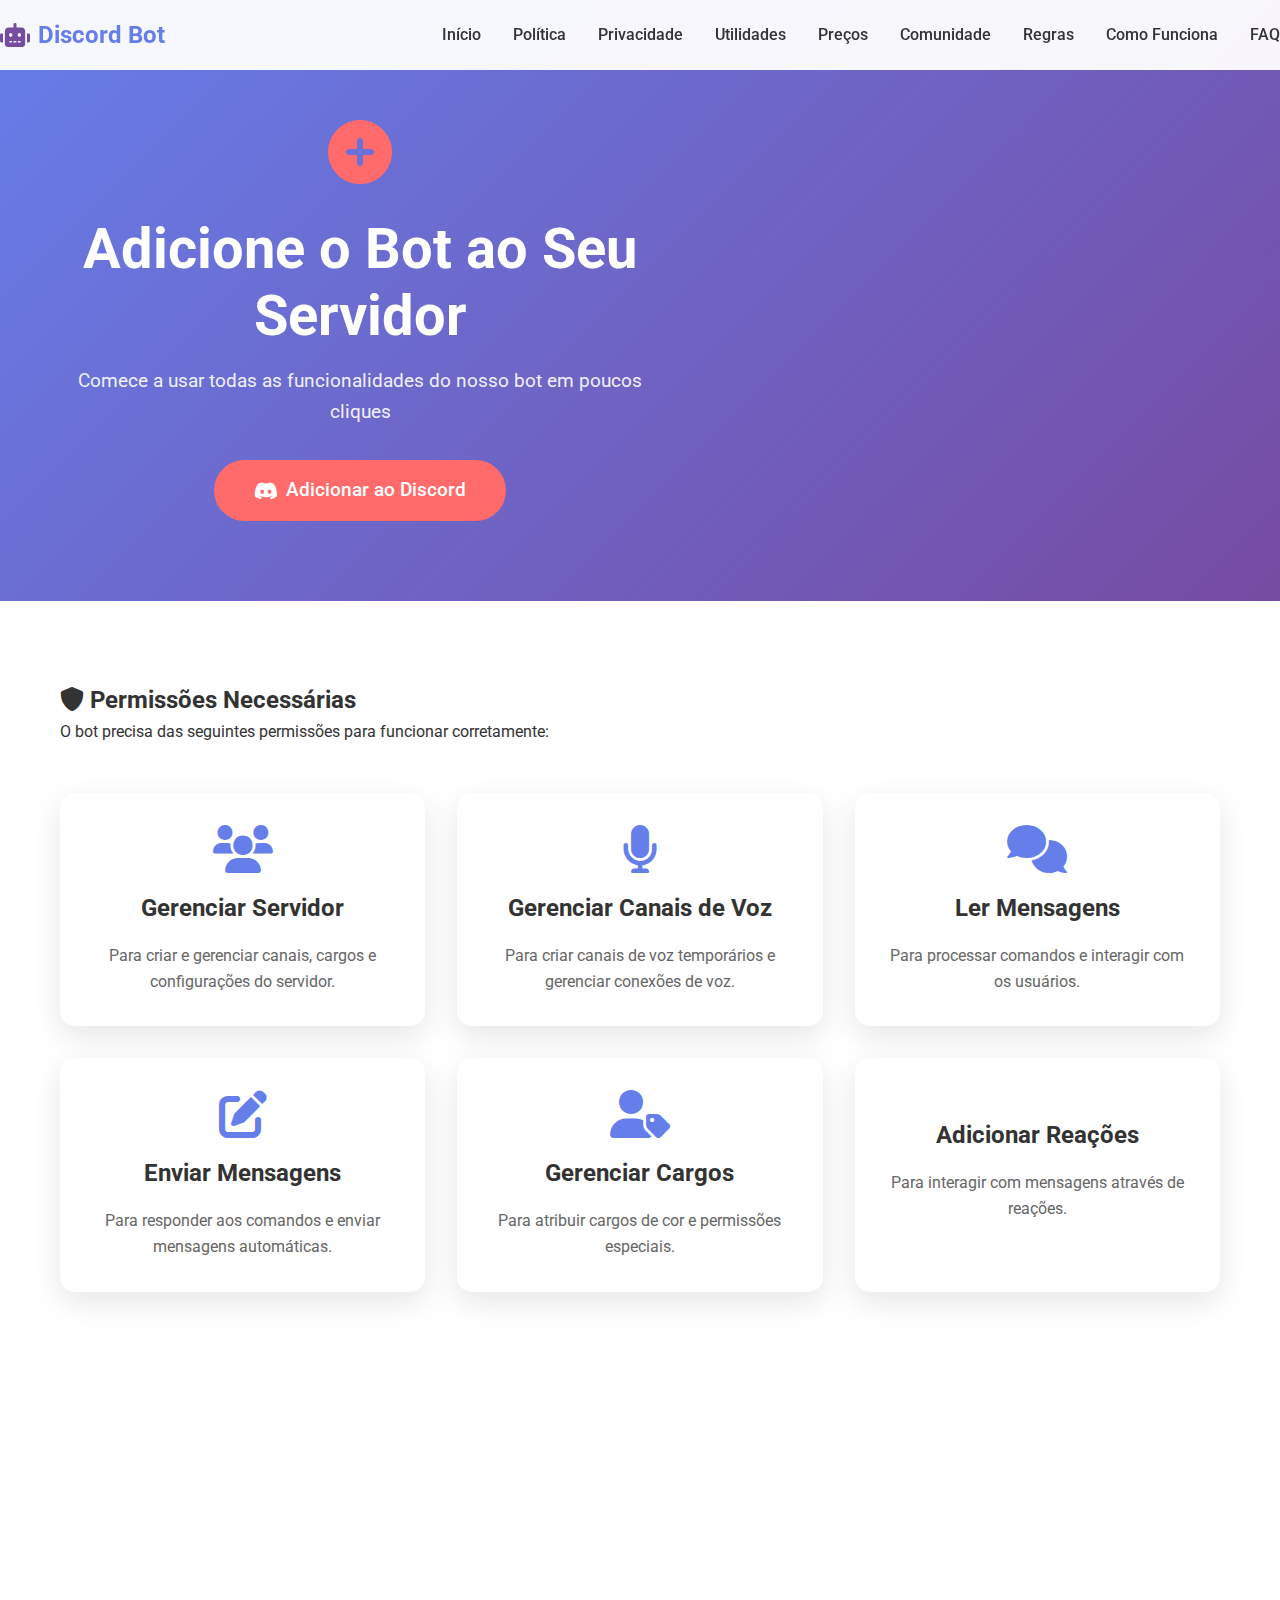
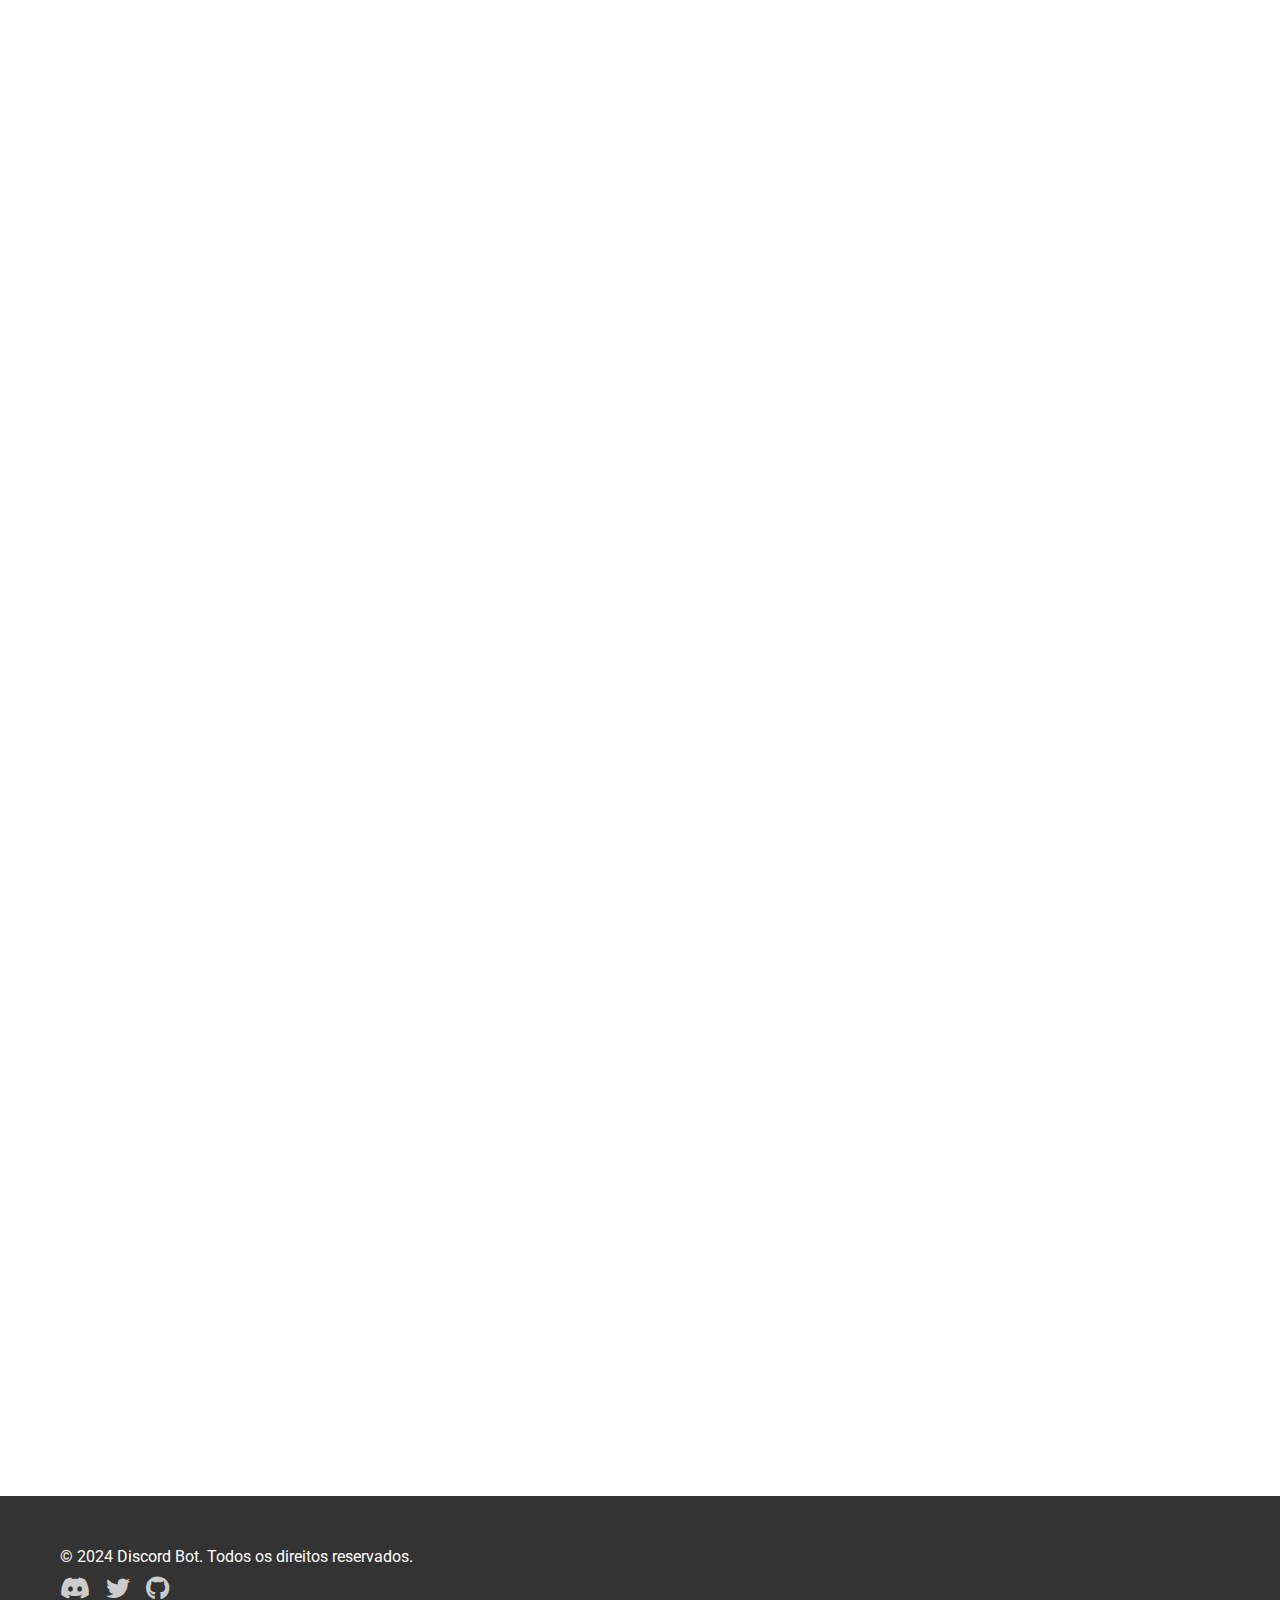
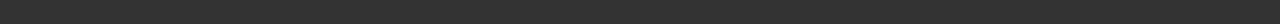
<file: invite.html>
<!DOCTYPE html>
<html lang="pt-BR">
<head>
    <meta charset="UTF-8">
    <meta name="viewport" content="width=device-width, initial-scale=1.0">
    <title>Adicionar Bot - Discord Bot</title>
    <link rel="stylesheet" href="style.css">
    <link href="https://cdnjs.cloudflare.com/ajax/libs/font-awesome/6.0.0/css/all.min.css" rel="stylesheet">
    <link href="https://fonts.googleapis.com/css2?family=Roboto:wght@300;400;500;700&display=swap" rel="stylesheet">
</head>
<body>
    <header>
        <nav class="nav-container">
            <div class="logo">
                <i class="fas fa-robot"></i>
                Discord Bot
            </div>
            <ul class="nav-menu">
                <li><a href="index.html">Início</a></li>
                <li><a href="index.html#politica">Política</a></li>
                <li><a href="index.html#privacidade">Privacidade</a></li>
                <li><a href="index.html#utilidades">Utilidades</a></li>
                <li><a href="index.html#precos">Preços</a></li>
                <li><a href="index.html#comunidade">Comunidade</a></li>
                <li><a href="index.html#regras">Regras</a></li>
                <li><a href="index.html#como-funciona">Como Funciona</a></li>
                <li><a href="index.html#faq">FAQ</a></li>
            </ul>
            <div class="hamburger">
                <span></span>
                <span></span>
                <span></span>
            </div>
        </nav>
    </header>

    <section id="invite-hero" style="background: linear-gradient(135deg, #667eea 0%, #764ba2 100%); color: white; padding: 120px 0 80px; text-align: center;">
        <div class="container">
            <div class="hero-content">
                <i class="fas fa-plus-circle" style="font-size: 4rem; margin-bottom: 2rem; color: #ff6b6b;"></i>
                <h1>Adicione o Bot ao Seu Servidor</h1>
                <p>Comece a usar todas as funcionalidades do nosso bot em poucos cliques</p>
                <a href="https://discord.com/api/oauth2/authorize?client_id=YOUR_BOT_CLIENT_ID&permissions=8&scope=bot%20applications.commands" class="btn-primary" style="font-size: 1.2rem; padding: 15px 40px;">
                    <i class="fab fa-discord"></i> Adicionar ao Discord
                </a>
            </div>
        </div>
    </section>

    <section id="permissions" style="padding: 80px 0;">
        <div class="container">
            <h2><i class="fas fa-shield-alt"></i> Permissões Necessárias</h2>
            <div class="content">
                <p>O bot precisa das seguintes permissões para funcionar corretamente:</p>
                <div class="features-grid">
                    <div class="feature-card">
                        <i class="fas fa-users"></i>
                        <h3>Gerenciar Servidor</h3>
                        <p>Para criar e gerenciar canais, cargos e configurações do servidor.</p>
                    </div>
                    <div class="feature-card">
                        <i class="fas fa-microphone"></i>
                        <h3>Gerenciar Canais de Voz</h3>
                        <p>Para criar canais de voz temporários e gerenciar conexões de voz.</p>
                    </div>
                    <div class="feature-card">
                        <i class="fas fa-comments"></i>
                        <h3>Ler Mensagens</h3>
                        <p>Para processar comandos e interagir com os usuários.</p>
                    </div>
                    <div class="feature-card">
                        <i class="fas fa-edit"></i>
                        <h3>Enviar Mensagens</h3>
                        <p>Para responder aos comandos e enviar mensagens automáticas.</p>
                    </div>
                    <div class="feature-card">
                        <i class="fas fa-user-tag"></i>
                        <h3>Gerenciar Cargos</h3>
                        <p>Para atribuir cargos de cor e permissões especiais.</p>
                    </div>
                    <div class="feature-card">
                        <i class="fas fa-reactions"></i>
                        <h3>Adicionar Reações</h3>
                        <p>Para interagir com mensagens através de reações.</p>
                    </div>
                </div>
            </div>
        </div>
    </section>

    <section id="setup-guide" style="background: #f8f9fa; padding: 80px 0;">
        <div class="container">
            <h2><i class="fas fa-cogs"></i> Guia de Configuração</h2>
            <div class="steps">
                <div class="step">
                    <div class="step-number">1</div>
                    <h3>Clique no Botão</h3>
                    <p>Clique em "Adicionar ao Discord" acima para iniciar o processo de convite.</p>
                </div>
                <div class="step">
                    <div class="step-number">2</div>
                    <h3>Selecione o Servidor</h3>
                    <p>Escolha o servidor Discord onde deseja adicionar o bot.</p>
                </div>
                <div class="step">
                    <div class="step-number">3</div>
                    <h3>Autorize as Permissões</h3>
                    <p>Revise e autorize as permissões necessárias para o funcionamento do bot.</p>
                </div>
                <div class="step">
                    <div class="step-number">4</div>
                    <h3>Configure o Bot</h3>
                    <p>Use o comando !config no seu servidor para personalizar as configurações.</p>
                </div>
            </div>
        </div>
    </section>

    <section id="features-preview" style="padding: 80px 0;">
        <div class="container">
            <h2><i class="fas fa-star"></i> O Que Você Pode Fazer</h2>
            <div class="content">
                <p>Após adicionar o bot, você terá acesso a uma variedade de comandos e funcionalidades:</p>
                <div class="features-grid">
                    <div class="feature-card">
                        <i class="fas fa-lock"></i>
                        <h3>Canais Privados</h3>
                        <p>Crie canais privados para conversas exclusivas com controle total de permissões.</p>
                    </div>
                    <div class="feature-card">
                        <i class="fas fa-palette"></i>
                        <h3>Cargos de Cor</h3>
                        <p>Atribua cargos coloridos aos membros para personalizar a aparência no servidor.</p>
                    </div>
                    <div class="feature-card">
                        <i class="fas fa-phone"></i>
                        <h3>Canais de Voz Temporários</h3>
                        <p>Crie canais de voz temporários que se deletam automaticamente quando vazios.</p>
                    </div>
                    <div class="feature-card">
                        <i class="fas fa-thumbtack"></i>
                        <h3>Mensagens Fixas</h3>
                        <p>Mantenha mensagens importantes sempre visíveis no topo do chat.</p>
                    </div>
                    <div class="feature-card">
                        <i class="fas fa-chart-line"></i>
                        <h3>Status em Tempo Real</h3>
                        <p>Monitore o status do bot, ping e uptime diretamente no seu servidor.</p>
                    </div>
                    <div class="feature-card">
                        <i class="fas fa-cog"></i>
                        <h3>Configuração Personalizada</h3>
                        <p>Personalize o bot de acordo com as necessidades específicas do seu servidor.</p>
                    </div>
                </div>
            </div>
        </div>
    </section>

    <section id="support" style="background: #f8f9fa; padding: 80px 0;">
        <div class="container">
            <h2><i class="fas fa-life-ring"></i> Precisa de Ajuda?</h2>
            <div class="content">
                <p>Se você tiver dúvidas ou precisar de suporte, nossa comunidade está pronta para ajudar!</p>
                <div style="display: flex; justify-content: center; gap: 2rem; margin-top: 2rem; flex-wrap: wrap;">
                    <a href="https://discord.gg/YOUR_SERVER_INVITE" class="btn-primary">
                        <i class="fab fa-discord"></i> Servidor de Suporte
                    </a>
                    <a href="index.html#faq" class="btn-secondary">
                        <i class="fas fa-question-circle"></i> FAQ
                    </a>
                </div>
            </div>
        </div>
    </section>

    <footer>
        <div class="container">
            <p>&copy; 2024 Discord Bot. Todos os direitos reservados.</p>
            <div class="social-links">
                <a href="#"><i class="fab fa-discord"></i></a>
                <a href="#"><i class="fab fa-twitter"></i></a>
                <a href="#"><i class="fab fa-github"></i></a>
            </div>
        </div>
    </footer>

    <script src="script.js"></script>
    <script>
        // Handle server parameter from login page
        document.addEventListener('DOMContentLoaded', function() {
            const urlParams = new URLSearchParams(window.location.search);
            const serverId = urlParams.get('server');

            if (serverId) {
                // Update invite link with server ID for pre-selection
                const inviteBtn = document.querySelector('.btn-primary[href*="discord.com"]');
                if (inviteBtn) {
                    const currentHref = inviteBtn.href;
                    inviteBtn.href = currentHref + (currentHref.includes('?') ? '&' : '?') + 'guild_id=' + serverId;
                }

                // Show message about inviting to specific server
                const serverMessage = document.createElement('div');
                serverMessage.className = 'server-invite-notice';
                serverMessage.innerHTML = `
                    <i class="fas fa-info-circle"></i>
                    <p>Você está convidando o bot para um servidor específico. Certifique-se de ter permissões de administrador.</p>
                `;
                const heroSection = document.querySelector('#invite-hero');
                if (heroSection) {
                    heroSection.appendChild(serverMessage);
                }
            }
        });
    </script>
</body>
</html>
</file>
<file: style.css>
/* Reset and Base Styles */
* {
    margin: 0;
    padding: 0;
    box-sizing: border-box;
}

body {
    font-family: 'Roboto', sans-serif;
    line-height: 1.6;
    color: #333;
    overflow-x: hidden;
}

.container {
    max-width: 1200px;
    margin: 0 auto;
    padding: 0 20px;
}

.section {
    padding: 80px 0;
}

.section-alt {
    background: #f8f9fa;
}

/* Navigation */
.nav-container {
    display: flex;
    justify-content: space-between;
    align-items: center;
    padding: 1rem 0;
    position: fixed;
    top: 0;
    left: 0;
    right: 0;
    background: rgba(255, 255, 255, 0.95);
    backdrop-filter: blur(10px);
    z-index: 1000;
    transition: all 0.3s;
}

.logo {
    font-size: 1.5rem;
    font-weight: 700;
    color: #667eea;
    display: flex;
    align-items: center;
    gap: 0.5rem;
}

.logo i {
    color: #764ba2;
}

.nav-menu {
    display: flex;
    list-style: none;
    gap: 2rem;
}

.nav-menu a {
    text-decoration: none;
    color: #333;
    font-weight: 500;
    transition: color 0.3s;
}

.nav-menu a:hover {
    color: #667eea;
}

.hamburger {
    display: none;
    flex-direction: column;
    cursor: pointer;
}

.hamburger span {
    width: 25px;
    height: 3px;
    background: #333;
    margin: 3px 0;
    transition: 0.3s;
}

/* Hero Section */
.hero-section {
    background: linear-gradient(135deg, #667eea 0%, #764ba2 100%);
    color: white;
    padding: 120px 0 80px;
    min-height: 100vh;
    display: flex;
    align-items: center;
}

.hero-content {
    flex: 1;
    max-width: 600px;
}

.hero-content h1 {
    font-size: 3.5rem;
    font-weight: 700;
    margin-bottom: 1rem;
    line-height: 1.2;
}

.hero-content p {
    font-size: 1.2rem;
    margin-bottom: 2rem;
    opacity: 0.9;
}

.hero-buttons {
    display: flex;
    gap: 1rem;
    flex-wrap: wrap;
}

.btn-primary, .btn-secondary {
    padding: 15px 30px;
    border-radius: 50px;
    text-decoration: none;
    font-weight: 500;
    display: inline-flex;
    align-items: center;
    gap: 0.5rem;
    transition: all 0.3s;
    font-size: 1.1rem;
}

.btn-primary {
    background: #ff6b6b;
    color: white;
}

.btn-primary:hover {
    background: #ff5252;
    transform: translateY(-2px);
    box-shadow: 0 5px 15px rgba(255, 107, 107, 0.3);
}

.btn-secondary {
    background: transparent;
    color: white;
    border: 2px solid white;
}

.btn-secondary:hover {
    background: white;
    color: #667eea;
}

.hero-image {
    flex: 1;
    text-align: center;
}

.hero-image img {
    max-width: 100%;
    height: auto;
    border-radius: 20px;
    box-shadow: 0 20px 40px rgba(0,0,0,0.1);
}

/* Features */
.content h2 {
    text-align: center;
    font-size: 2.5rem;
    margin-bottom: 3rem;
    color: #333;
}

.content h2 i {
    color: #667eea;
    margin-right: 1rem;
}

.features-grid {
    display: grid;
    grid-template-columns: repeat(auto-fit, minmax(300px, 1fr));
    gap: 2rem;
    margin-top: 3rem;
}

.feature-card {
    background: white;
    padding: 2rem;
    border-radius: 15px;
    box-shadow: 0 10px 30px rgba(0,0,0,0.1);
    text-align: center;
    transition: transform 0.3s, box-shadow 0.3s;
}

.feature-card:hover {
    transform: translateY(-5px);
    box-shadow: 0 20px 40px rgba(0,0,0,0.15);
}

.feature-card i {
    font-size: 3rem;
    color: #667eea;
    margin-bottom: 1rem;
}

.feature-card h3 {
    font-size: 1.5rem;
    margin-bottom: 1rem;
    color: #333;
}

.feature-card p {
    color: #666;
    line-height: 1.6;
}

/* Pricing */
.pricing-grid {
    display: grid;
    grid-template-columns: repeat(auto-fit, minmax(300px, 1fr));
    gap: 2rem;
    margin-top: 3rem;
}

.pricing-card {
    background: white;
    border-radius: 15px;
    box-shadow: 0 10px 30px rgba(0,0,0,0.1);
    overflow: hidden;
    text-align: center;
    transition: transform 0.3s, box-shadow 0.3s;
    position: relative;
}

.pricing-card:hover {
    transform: translateY(-5px);
    box-shadow: 0 20px 40px rgba(0,0,0,0.15);
}

.pricing-card.featured {
    transform: scale(1.05);
    border: 3px solid #667eea;
}

.pricing-header {
    background: linear-gradient(135deg, #667eea 0%, #764ba2 100%);
    color: white;
    padding: 2rem;
}

.pricing-header h3 {
    font-size: 1.5rem;
    margin-bottom: 1rem;
}

.price {
    font-size: 3rem;
    font-weight: 700;
}

.price span {
    font-size: 1rem;
    font-weight: 400;
}

.pricing-card ul {
    list-style: none;
    padding: 2rem;
}

.pricing-card li {
    padding: 0.5rem 0;
    border-bottom: 1px solid #eee;
}

.pricing-card li:last-child {
    border-bottom: none;
}

/* Stats */
.stats-grid {
    display: grid;
    grid-template-columns: repeat(auto-fit, minmax(200px, 1fr));
    gap: 2rem;
    margin-top: 3rem;
}

.stat {
    text-align: center;
}

.stat-number {
    font-size: 3rem;
    font-weight: 700;
    color: #667eea;
    margin-bottom: 0.5rem;
}

.stat-label {
    font-size: 1.1rem;
    color: #666;
    text-transform: uppercase;
    letter-spacing: 1px;
}

/* Rules */
.rules-grid {
    display: grid;
    grid-template-columns: repeat(auto-fit, minmax(250px, 1fr));
    gap: 2rem;
    margin-top: 3rem;
}

.rule {
    display: flex;
    align-items: center;
    background: white;
    padding: 2rem;
    border-radius: 15px;
    box-shadow: 0 10px 30px rgba(0,0,0,0.1);
}

.rule-number {
    width: 60px;
    height: 60px;
    background: linear-gradient(135deg, #667eea 0%, #764ba2 100%);
    color: white;
    border-radius: 50%;
    display: flex;
    align-items: center;
    justify-content: center;
    font-size: 1.5rem;
    font-weight: 700;
    margin-right: 1.5rem;
    flex-shrink: 0;
}

.rule h4 {
    font-size: 1.3rem;
    margin-bottom: 0.5rem;
    color: #333;
}

.rule p {
    color: #666;
    line-height: 1.6;
}

/* Steps */
.steps {
    display: grid;
    grid-template-columns: repeat(auto-fit, minmax(250px, 1fr));
    gap: 2rem;
    margin-top: 3rem;
}

.step {
    text-align: center;
    background: white;
    padding: 2rem;
    border-radius: 15px;
    box-shadow: 0 10px 30px rgba(0,0,0,0.1);
    position: relative;
}

.step::before {
    content: '';
    position: absolute;
    top: 0;
    left: 50%;
    transform: translateX(-50%);
    width: 0;
    height: 0;
    border-left: 15px solid transparent;
    border-right: 15px solid transparent;
    border-bottom: 15px solid white;
    margin-top: -15px;
}

.step-number {
    width: 60px;
    height: 60px;
    background: linear-gradient(135deg, #667eea 0%, #764ba2 100%);
    color: white;
    border-radius: 50%;
    display: flex;
    align-items: center;
    justify-content: center;
    font-size: 1.5rem;
    font-weight: 700;
    margin: 0 auto 1rem;
}

.step h3 {
    font-size: 1.3rem;
    margin-bottom: 1rem;
    color: #333;
}

.step p {
    color: #666;
    line-height: 1.6;
}

/* FAQ */
.faq-grid {
    display: grid;
    grid-template-columns: repeat(auto-fit, minmax(400px, 1fr));
    gap: 2rem;
    margin-top: 3rem;
}

.faq-item {
    background: white;
    padding: 2rem;
    border-radius: 15px;
    box-shadow: 0 10px 30px rgba(0,0,0,0.1);
}

.faq-item h4 {
    font-size: 1.2rem;
    margin-bottom: 1rem;
    color: #333;
}

.faq-item p {
    color: #666;
    line-height: 1.6;
}

/* Privacy Points */
.privacy-points {
    display: grid;
    grid-template-columns: repeat(auto-fit, minmax(300px, 1fr));
    gap: 2rem;
    margin-top: 3rem;
}

.privacy-point {
    text-align: center;
    background: white;
    padding: 2rem;
    border-radius: 15px;
    box-shadow: 0 10px 30px rgba(0,0,0,0.1);
}

.privacy-point i {
    font-size: 3rem;
    color: #667eea;
    margin-bottom: 1rem;
}

.privacy-point h4 {
    font-size: 1.3rem;
    margin-bottom: 1rem;
    color: #333;
}

.privacy-point p {
    color: #666;
    line-height: 1.6;
}

/* Footer */
footer {
    background: #333;
    color: white;
    padding: 3rem 0 1rem;
}

.footer-content {
    display: grid;
    grid-template-columns: repeat(auto-fit, minmax(250px, 1fr));
    gap: 2rem;
    margin-bottom: 2rem;
}

.footer-section h4 {
    font-size: 1.3rem;
    margin-bottom: 1rem;
    color: #667eea;
}

.footer-section ul {
    list-style: none;
}

.footer-section li {
    margin-bottom: 0.5rem;
}

.footer-section a {
    color: #ccc;
    text-decoration: none;
    transition: color 0.3s;
}

.footer-section a:hover {
    color: #667eea;
}

.footer-bottom {
    border-top: 1px solid #444;
    padding-top: 2rem;
    display: flex;
    justify-content: space-between;
    align-items: center;
    flex-wrap: wrap;
    gap: 1rem;
}

.social-links {
    display: flex;
    gap: 1rem;
}

.social-links a {
    color: #ccc;
    font-size: 1.5rem;
    transition: color 0.3s;
}

.social-links a:hover {
    color: #667eea;
}

/* Responsive Design */
@media (max-width: 768px) {
    .nav-menu {
        display: none;
    }

    .hamburger {
        display: flex;
    }

    .hero-content h1 {
        font-size: 2.5rem;
    }

    .hero-buttons {
        flex-direction: column;
    }

    .hero-section {
        text-align: center;
        padding: 100px 0 60px;
    }

    .hero-content, .hero-image {
        flex: none;
        max-width: 100%;
    }

    .features-grid, .pricing-grid, .stats-grid, .rules-grid, .steps, .faq-grid, .privacy-points {
        grid-template-columns: 1fr;
    }

    .footer-content {
        grid-template-columns: 1fr;
        text-align: center;
    }

    .footer-bottom {
        flex-direction: column;
        text-align: center;
    }
}

@media (max-width: 480px) {
    .container {
        padding: 0 15px;
    }

    .section {
        padding: 60px 0;
    }

    .hero-content h1 {
        font-size: 2rem;
    }

    .content h2 {
        font-size: 2rem;
    }

    .btn-primary, .btn-secondary {
        padding: 12px 24px;
        font-size: 1rem;
    }
}

/* Login page styles */
.login-container {
    min-height: 100vh;
    display: flex;
    align-items: center;
    justify-content: center;
    background: linear-gradient(135deg, #667eea 0%, #764ba2 100%);
    padding: 20px;
}

.login-card {
    background: white;
    border-radius: 15px;
    box-shadow: 0 15px 35px rgba(0,0,0,0.1);
    width: 100%;
    max-width: 500px;
    overflow: hidden;
}

.login-header {
    background: linear-gradient(135deg, #667eea 0%, #764ba2 100%);
    color: white;
    text-align: center;
    padding: 3rem 2rem;
}

.login-header i {
    font-size: 4rem;
    margin-bottom: 1rem;
    opacity: 0.9;
}

.login-header h1 {
    margin-bottom: 0.5rem;
    font-size: 2rem;
}

.login-header p {
    opacity: 0.9;
    font-size: 1.1rem;
}

.login-content {
    padding: 2rem;
}

.login-step {
    text-align: center;
}

.discord-login-btn {
    background: #5865f2;
    color: white;
    border: none;
    padding: 15px 30px;
    border-radius: 50px;
    font-size: 1.1rem;
    font-weight: 500;
    cursor: pointer;
    transition: all 0.3s;
    display: inline-flex;
    align-items: center;
    gap: 10px;
    margin-top: 1rem;
}

.discord-login-btn:hover {
    background: #4752c4;
    transform: translateY(-2px);
    box-shadow: 0 5px 15px rgba(88, 101, 242, 0.3);
}

.server-list {
    margin-top: 2rem;
    max-height: 300px;
    overflow-y: auto;
}

.server-item {
    display: flex;
    align-items: center;
    padding: 1rem;
    border: 1px solid #e1e5e9;
    border-radius: 10px;
    margin-bottom: 0.5rem;
    cursor: pointer;
    transition: all 0.3s;
}

.server-item:hover {
    background: #f8f9fa;
    border-color: #667eea;
    transform: translateX(5px);
}

.server-avatar {
    width: 50px;
    height: 50px;
    border-radius: 50%;
    background: #667eea;
    display: flex;
    align-items: center;
    justify-content: center;
    color: white;
    font-weight: bold;
    font-size: 1.2rem;
    margin-right: 1rem;
    overflow: hidden;
}

.server-avatar img {
    width: 100%;
    height: 100%;
    object-fit: cover;
}

.server-info {
    text-align: left;
    flex: 1;
}

.server-info h4 {
    margin: 0 0 0.25rem 0;
    color: #333;
}

.server-info p {
    margin: 0;
    color: #666;
    font-size: 0.9rem;
}

.no-bot-message {
    background: #fff3cd;
    border: 1px solid #ffeaa7;
    border-radius: 10px;
    padding: 2rem;
    text-align: center;
    margin-top: 2rem;
}

.no-bot-message i {
    color: #856404;
    font-size: 3rem;
    margin-bottom: 1rem;
}

.no-bot-message h4 {
    color: #856404;
    margin-bottom: 0.5rem;
}

.no-bot-message p {
    color: #856404;
    margin-bottom: 1.5rem;
}

.loading {
    padding: 2rem;
    text-align: center;
}

.loading i {
    font-size: 2rem;
    color: #667eea;
    margin-bottom: 1rem;
}

.login-footer {
    background: #f8f9fa;
    padding: 1rem 2rem;
    text-align: center;
    border-top: 1px solid #e1e5e9;
}

.login-footer a {
    color: #667eea;
    text-decoration: none;
}

.login-footer a:hover {
    text-decoration: underline;
}

/* Responsive login */
@media (max-width: 768px) {
    .login-container {
        padding: 10px;
    }

    .login-header {
        padding: 2rem 1rem;
    }

    .login-header h1 {
        font-size: 1.5rem;
    }

    .login-content {
        padding: 1rem;
    }

    .server-item {
        padding: 0.75rem;
    }

    .server-avatar {
        width: 40px;
        height: 40px;
        font-size: 1rem;
    }
}
</file>
